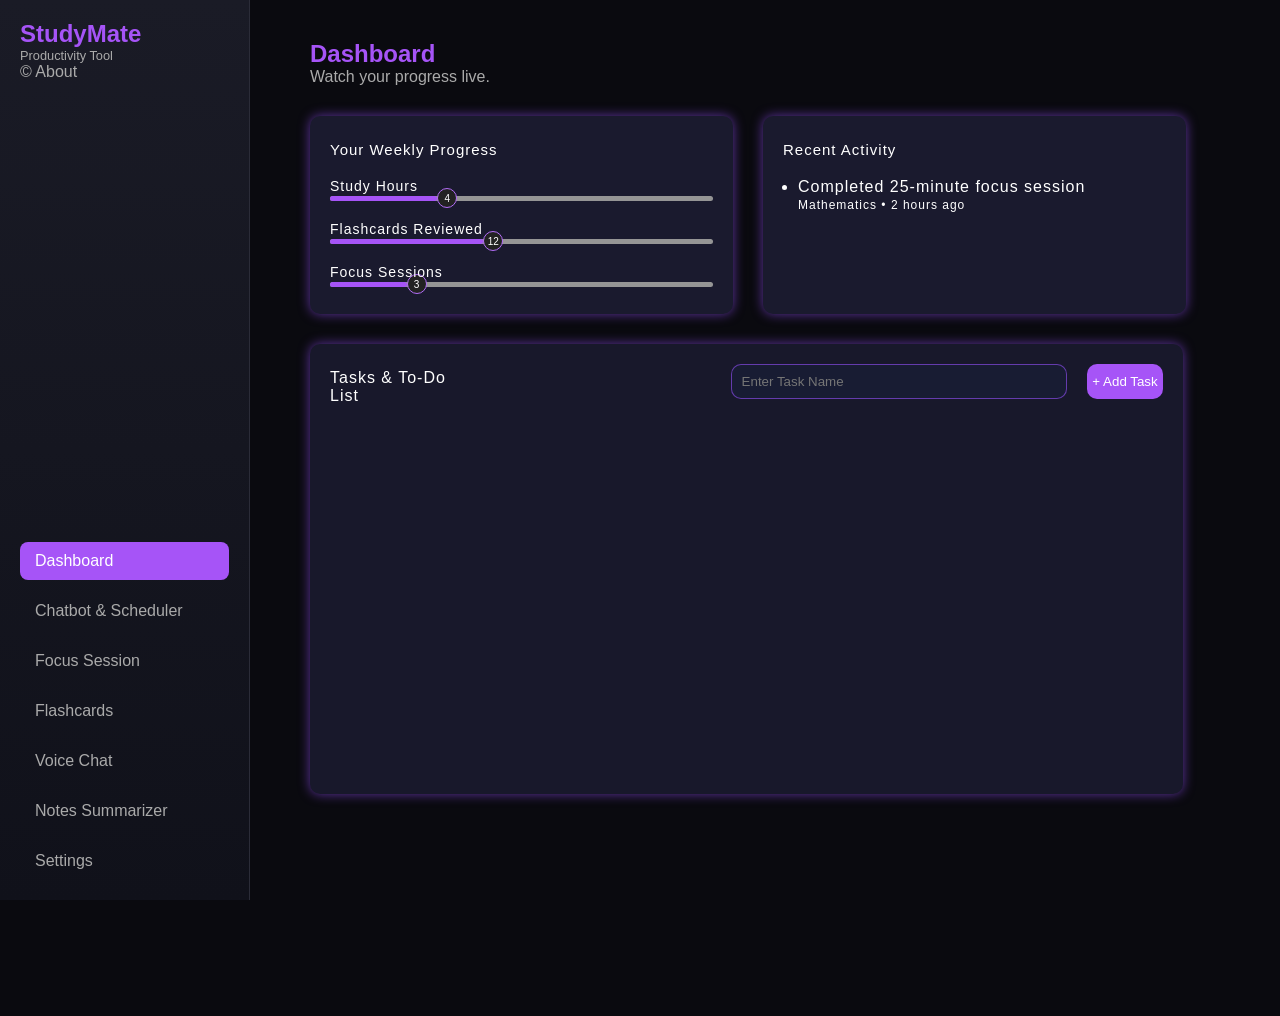
<file: frontend/public/dashboard.html>
<!DOCTYPE html>
<html lang="en">
<head>
    <meta charset="UTF-8">
    <meta name="viewport" content="width=device-width, initial-scale=1.0">
    <title>StudyMate - Dashboard</title>
    <link rel="stylesheet" href="dashboard.css">
</head>
<body>
    <div class="container">
        <!-- Left Sidebar -->
        <aside class="sidebar">
            <div class="app-header">
                <h2>StudyMate</h2>
                <p>Productivity Tool</p>
                <a href="about.html"
                target="_blank">© About</a>
            </div>
            <nav class="menu">
                <a class="active" href="dashboard.html">Dashboard</a>
                <a href="chatbotScheduler.html">Chatbot & Scheduler</a>
                <a href="pomodoroTimer.html">Focus Session</a>
                <a href="flashcards.html">Flashcards</a>
                <a href="voiceChat.html">Voice Chat</a>
                <a href="noteSummerizer.html">Notes Summarizer</a>
                <a href="settings.html">Settings</a>
            </nav>
        </aside>

        <!-- Right Main Section -->
        <main class="main-content">
            <div class="section-header">
                <h3>Dashboard</h3>
                <p>Watch your progress live.</p>
            <div class="container">
                    <div class="first-row">
                        <div class="weeklyProgress">
                            <h1>Your Weekly Progress</h1>
                            <h2>Study Hours</h2>
                            <div class="progress-bar">
                                <div class="study-hours">
                                    <span>4</span>
                                </div>
                            </div>
                            <h2>Flashcards Reviewed</h2>
                            <div class="progress-bar">
                                <div class="flashcards-reviewed">
                                    <span>12</span>
                                </div>
                            </div>
                            <h2>Focus Sessions</h2>
                            <div class="progress-bar">
                                <div class="focus-sessions">
                                    <span>3</span>
                                </div>
                            </div>
                        </div>
                        <div class="recentAcitivies">
                            <h1>Recent Activity</h1>
                            <ul id="recentAcitiviesList">
                                <li>
                                    <h2>Completed 25-minute focus session</h2>
                                    <h4>Mathematics • 2 hours ago</h4>
                                </li>
                            </ul>
                        </div>
                    </div>
                    <div class="second-row">
                        <div class="tasks-div">
                            <div class="header">
                                <h1>Tasks & To-Do List</h1>
                                <input type="text" id="task-input" placeholder="Enter Task Name">
                                <button id="add-btn">+ Add Task</button>
                            </div>
                            <ul id="task-list" class="task-list">
                            </ul>
                        </div>
                    </div>
        </main>
    </div>
    <script src="dashboard.js"></script>
</body>
</html>
</file>
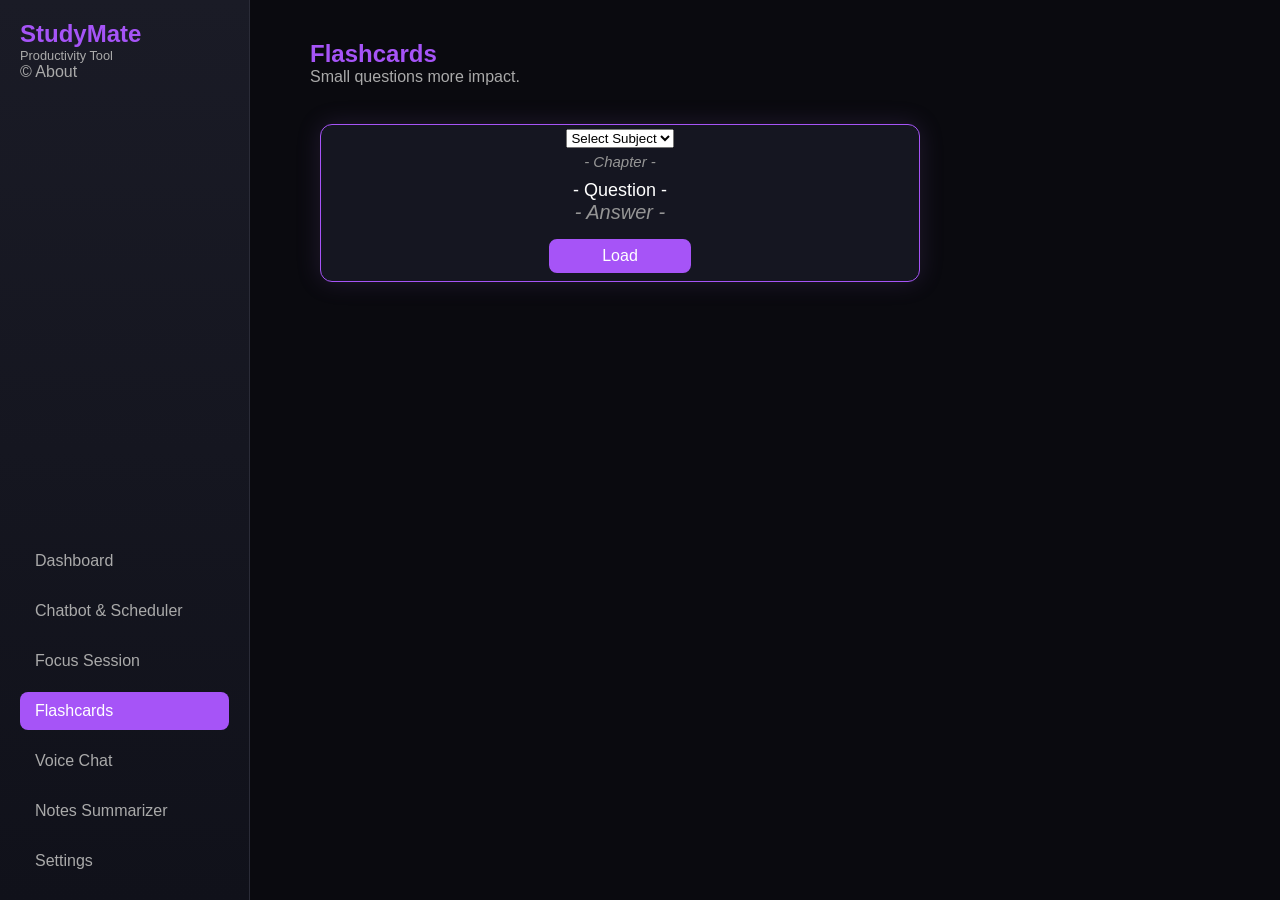
<file: frontend/public/flashcards.html>
<!DOCTYPE html>
<html lang="en">
<head>
    <meta charset="UTF-8">
    <meta name="viewport" content="width=device-width, initial-scale=1.0">
    <title>StudyMate - Flashcards</title>
    <link rel="stylesheet" href="flashcards.css">
</head>
<body>
    <div class="container">
        <!-- Left Sidebar -->
        <aside class="sidebar">
            <div class="app-header">
                <h2>StudyMate</h2>
                <p>Productivity Tool</p>
                <a href="about.html"
                target="_blank">© About</a>
            </div>
            <nav class="menu">
                <a href="dashboard.html">Dashboard</a>
                <a href="chatbotScheduler.html">Chatbot & Scheduler</a>
                <a href="pomodoroTimer.html">Focus Session</a>
                <a class="active" href="flashcards.html">Flashcards</a>
                <a href="voiceChat.html">Voice Chat</a>
                <a href="noteSummerizer.html">Notes Summarizer</a>
                <a href="settings.html">Settings</a>
            </nav>
        </aside>

        <!-- Right Main Section -->
        <main class="main-content">
            <div class="section-header">
                <h3>Flashcards</h3>
                <p>Small questions more impact.</p>
            </div>
                <div class="subject-display">
                    <div class="sub-box">
                        <select name="subject-select" id="subject-select" class="subject-select">
                            <option value="default">Select Subject</option>
                            <option value="mathematics">Mathematics</option>
                            <option value="physics">Physics</option>
                            <option value="chemistry">Chemistry</option>
                        </select>
                        <p id="chapter" class="chapter">- Chapter -</p>
                        <p id="question" class="question">- Question -</p>
                        <p id="answer" class="answer">- Answer -</p>
                        <button id="start-btn" class="start-btn">Load</button>
                    </div>
                </div>
        </main>
    </div>
    <script src="flashcards.js"></script>
</body>
</html>
</file>
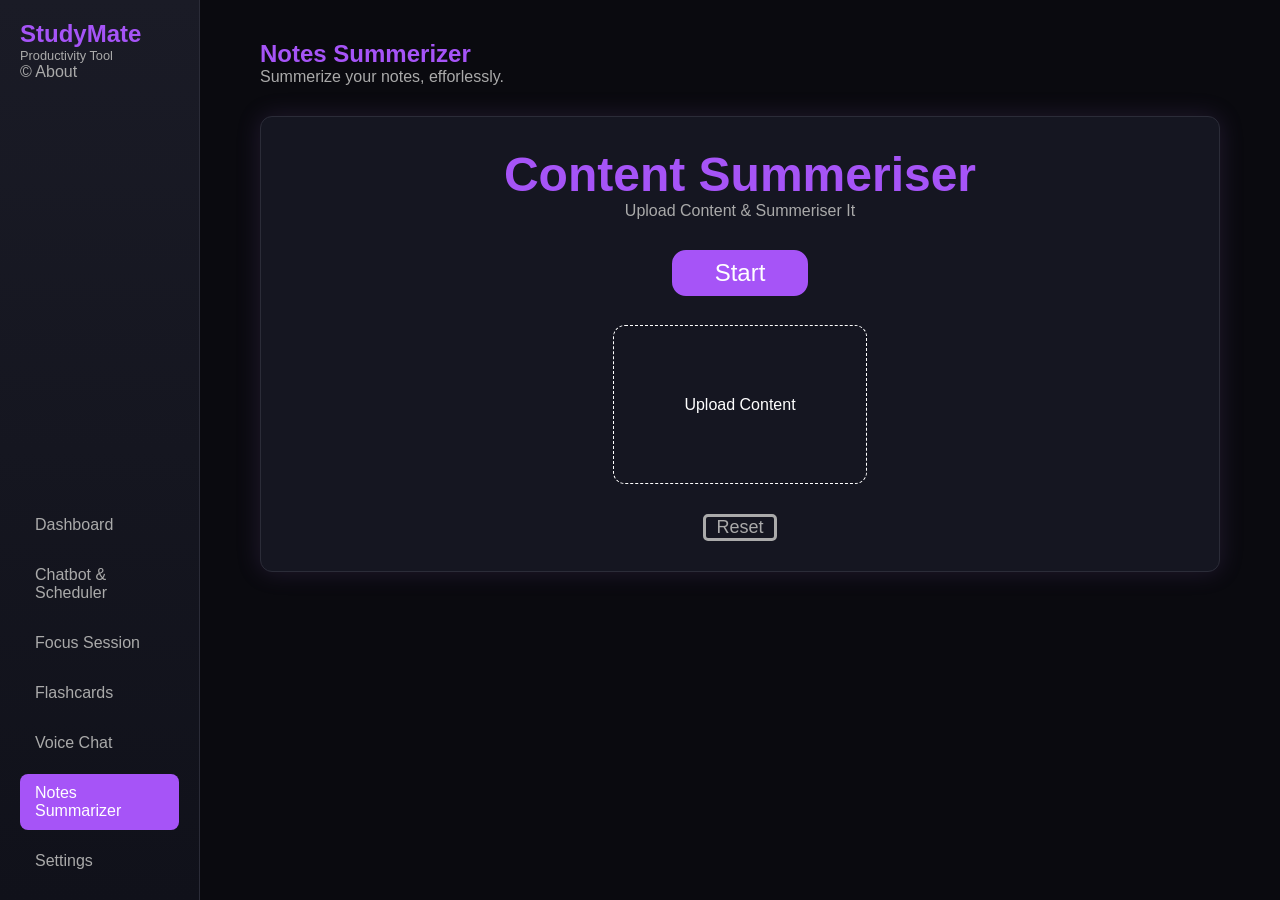
<file: frontend/public/noteSummerizer.html>
<!DOCTYPE html>
<html lang="en">
<head>
    <meta charset="UTF-8">
    <meta name="viewport" content="width=device-width, initial-scale=1.0">
    <title>StudyMate - Note Summerizer</title>
    <link rel="stylesheet" href="noteSummerizer.css">
</head>
<body>
    <div class="container">
        <!-- Left Sidebar -->
        <aside class="sidebar">
            <div class="app-header">
                <h2>StudyMate</h2>
                <p>Productivity Tool</p>
                <a href="about.html"
                target="_blank">© About</a>
            </div>
            <nav class="menu">
                <a href="dashboard.html">Dashboard</a>
                <a href="chatbotScheduler.html">Chatbot & Scheduler</a>
                <a href="pomodoroTimer.html">Focus Session</a>
                <a href="flashcards.html">Flashcards</a>
                <a href="voiceChat.html">Voice Chat</a>
                <a class="active" href="noteSummerizer.html">Notes Summarizer</a>
                <a href="settings.html">Settings</a>
            </nav>
        </aside>

        <!-- Right Main Section -->
        <main class="main-content">
            <div class="section-header">
                <h3>Notes Summerizer</h3>
                <p>Summerize your notes, efforlessly.</p>
            <div class="focus-box">
                <h4>Content Summeriser</h4>
                <p id="session-title">Upload Content & Summeriser It</p>
                <div class="content" id="content">
                    <button id="start-btn" class="start-btn">Start</button><br>
                    <input type="file" id="file" accept="image/png, image/jpeg, image/jpg">
                    <label for="file" id="file-label">Upload Content</label>
                </div>
                <div class="break-options">
                    <button id="reset-btn" class="break-btn">Reset</button>
                </div>
            </div>
        </main>
    </div>
    <script src="noteSummerizer.js"></script>
</body>
</html>
</file>
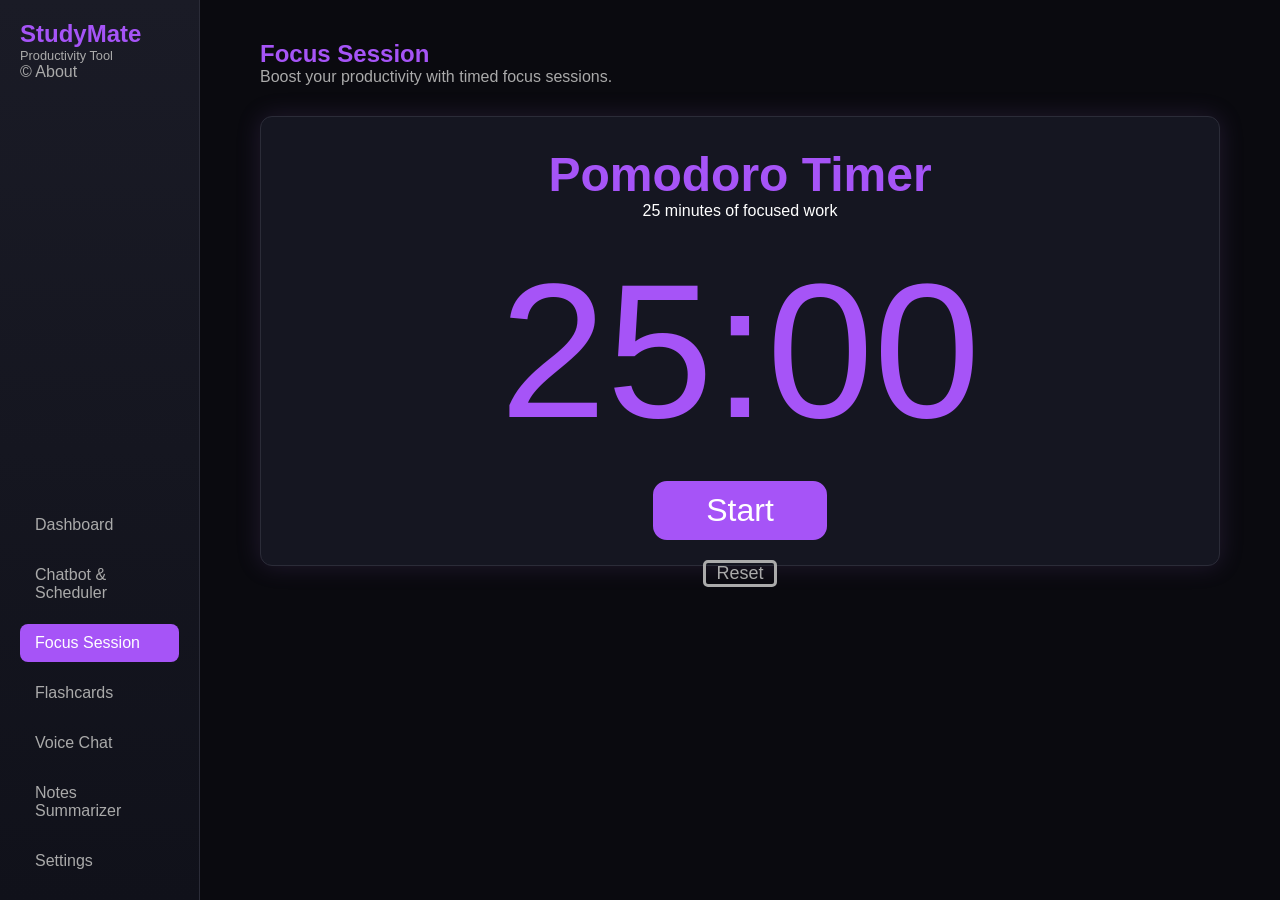
<file: frontend/public/pomodoroTimer.html>
<!DOCTYPE html>
<html lang="en">
<head>
    <meta charset="UTF-8">
    <meta name="viewport" content="width=device-width, initial-scale=1.0">
    <title>StudyMate - Focus Session</title>
    <link rel="stylesheet" href="pomodoroTimer.css">
</head>
<body>
    <div class="container">
        <!-- Left Sidebar -->
        <aside class="sidebar">
            <div class="app-header">
                <h2>StudyMate</h2>
                <p>Productivity Tool</p>
                <a href="about.html"
                target="_blank">© About</a>
            </div>
            <nav class="menu">
                <a href="dashboard.html">Dashboard</a>
                <a href="chatbotScheduler.html">Chatbot & Scheduler</a>
                <a class="active" href="pomodoroTimer.html">Focus Session</a>
                <a href="flashcards.html">Flashcards</a>
                <a href="voiceChat.html">Voice Chat</a>
                <a href="noteSummerizer.html">Notes Summarizer</a>
                <a href="settings.html">Settings</a>
            </nav>
        </aside>

        <!-- Right Main Section -->
        <main class="main-content">
            <div class="section-header">
                <h3>Focus Session</h3>
                <p>Boost your productivity with timed focus sessions.</p>
            </div>

            <div class="focus-box">
                <h4>Pomodoro Timer</h4>
                <p id="session-title">25 minutes of focused work</p>
                <div id="timer-display" class="timer-display">25:00</div>
                <button id="start-btn" class="start-btn">Start</button>
                <div class="break-options">
                    <button id="reset-btn" class="break-btn">Reset</button>
                </div>
            </div>
        </main>
    </div>
<script src="pomodoroTimer.js"></script>
</body>
</html>
</file>
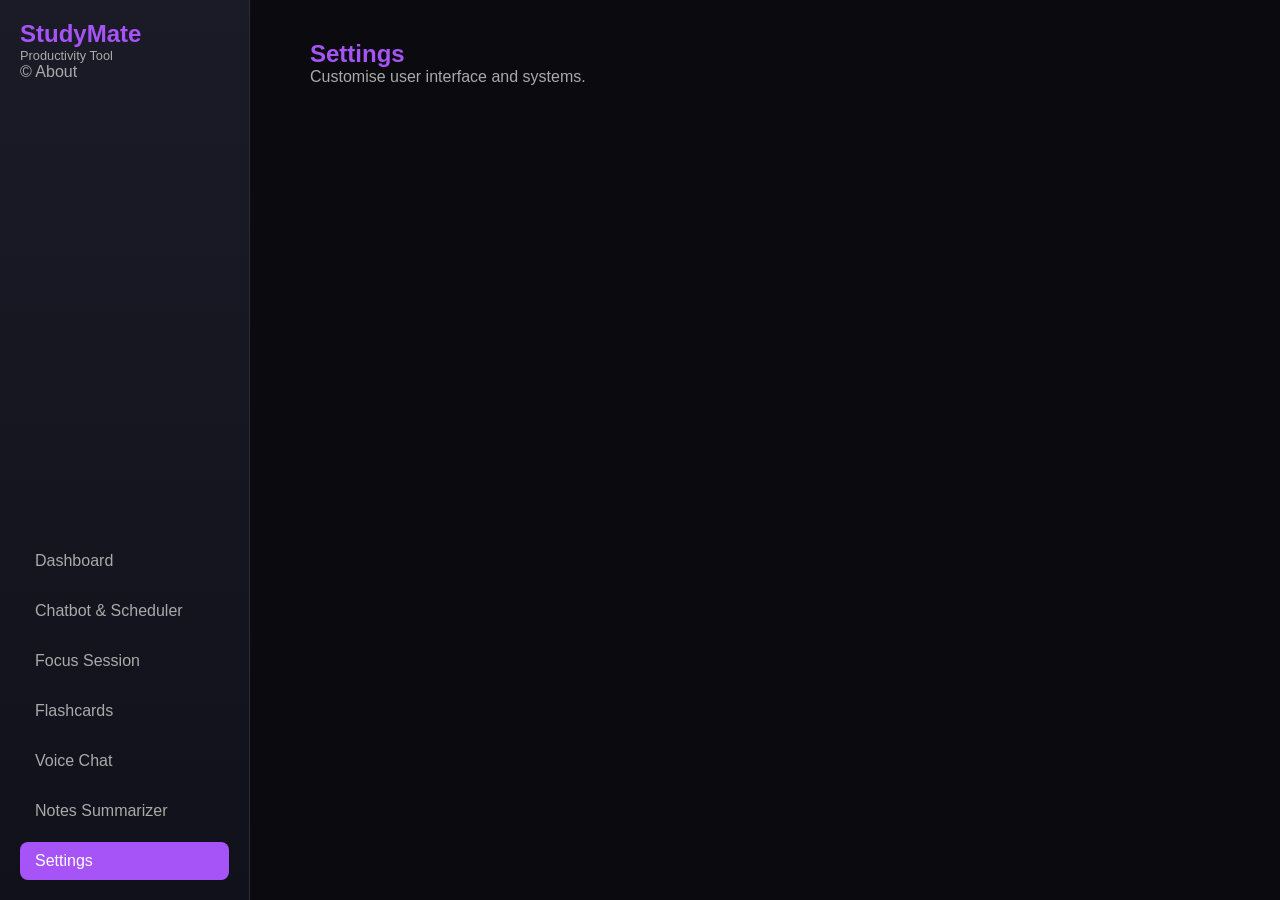
<file: frontend/public/settings.html>
<!DOCTYPE html>
<html lang="en">
<head>
    <meta charset="UTF-8">
    <meta name="viewport" content="width=device-width, initial-scale=1.0">
    <title>StudyMate - Settings</title>
    <link rel="stylesheet" href="settings.css">
</head>
<body>
    <div class="container">
        <!-- Left Sidebar -->
        <aside class="sidebar">
            <div class="app-header">
                <h2>StudyMate</h2>
                <p>Productivity Tool</p>
                <a href="about.html"
                target="_blank">© About</a>
            </div>
            <nav class="menu">
                <a href="dashboard.html">Dashboard</a>
                <a href="chatbotScheduler.html">Chatbot & Scheduler</a>
                <a href="pomodoroTimer.html">Focus Session</a>
                <a href="flashcards.html">Flashcards</a>
                <a href="voiceChat.html">Voice Chat</a>
                <a href="noteSummerizer.html">Notes Summarizer</a>
                <a class="active" href="settings.html">Settings</a>
            </nav>
        </aside>

        <!-- Right Main Section -->
        <main class="main-content">
            <div class="section-header">
                <h3>Settings</h3>
                <p>Customise user interface and systems.</p>
            </div>

            <!-- Content -->
            </div>
        </main>
    </div>
</body>
</html>
</file>
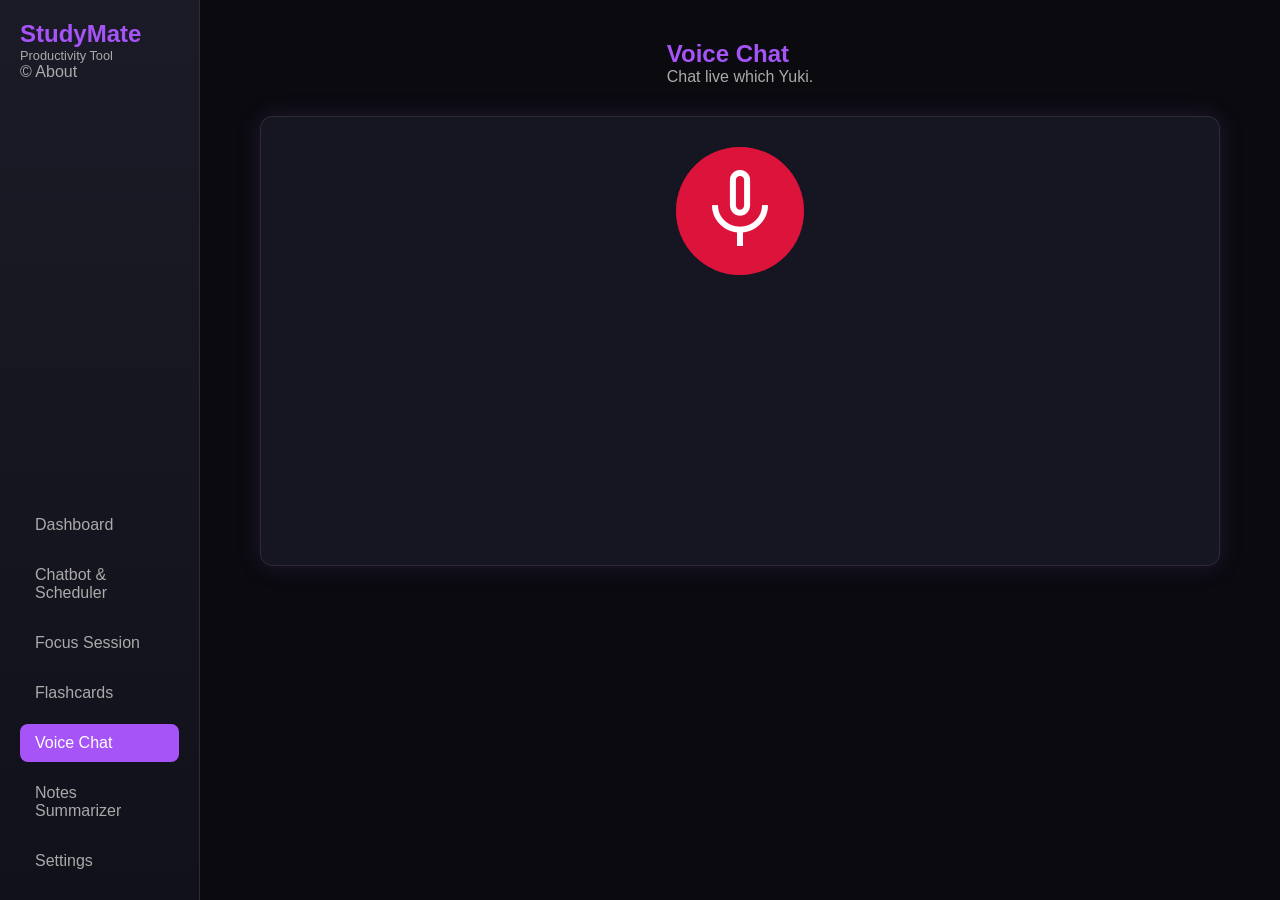
<file: frontend/public/voiceChat.html>
<!DOCTYPE html>
<html lang="en">
<head>
    <meta charset="UTF-8">
    <meta name="viewport" content="width=device-width, initial-scale=1.0">
    <title>StudyMate - Voice Chat</title>
    <link rel="stylesheet" href="voiceChat.css">
    <link rel="stylesheet" href="https://fonts.googleapis.com/css2?family=Material+Symbols+Outlined:opsz,wght,FILL,GRAD@40,400,0,0&icon_names=mic" />
</head>
<body>
    <div class="container">
        <!-- Left Sidebar -->
        <aside class="sidebar">
            <div class="app-header">
                <h2>StudyMate</h2>
                <p>Productivity Tool</p>
                <a href="about.html"
                target="_blank">© About</a>
            </div>
            <nav class="menu">
                <a href="dashboard.html">Dashboard</a>
                <a href="chatbotScheduler.html">Chatbot & Scheduler</a>
                <a href="pomodoroTimer.html">Focus Session</a>
                <a href="flashcards.html">Flashcards</a>
                <a class="active" href="voiceChat.html">Voice Chat</a>
                <a href="noteSummerizer.html">Notes Summarizer</a>
                <a href="settings.html">Settings</a>
            </nav>
        </aside>

        <!-- Right Main Section -->
        <main class="main-content">
            <div class="section-header">
                <h3>Voice Chat</h3>
                <p>Chat live which Yuki.</p>
            </div>

            <div class="focus-box">
                <button type="button" class="mic-toggle" id="mic">
                    <span id="mic-span" class="material-symbols-outlined">mic</span>
                </button>
                
                <!--For the Loading part-->
                <p class="prompt-title"
                style="font-size: 20px; margin-bottom: 20px; display: none;">Your Prompt: </p>
                <audio src="" id="new-playback" controls
                style="display: none;"></audio>
                <progress class="progress-bar"
                style="margin-top: 100px; width: 300px; display: none;"></progress>
                
                <!--For the Display-->
                <h4 class="prompt-display" style="display: none;">Hello Rookie</h4>
                <h3 class="response-display" style="display: none;">Hi how Can i help you</h3>
            </div>
        </main>
    </div>
<script src="voiceChat.js"></script>
</body>
</html>
</file>
<file: frontend/public/dashboard.css>
* {
    margin: 0;
    padding: 0;
    box-sizing: border-box;
    font-family: 'Poppins', sans-serif;
}

body {
    background-color: #0a0a0f;
    color: #fff;
}

/* Two-column layout */
.container {
    display: flex;
    height: 100vh;
}

/* Sidebar */
.sidebar {
    width: 250px;
    background: linear-gradient(180deg, #1a1b26, #10111a);
    padding: 20px;
    display: flex;
    flex-direction: column;
    justify-content: space-between;
    border-right: 1px solid #2b2c38;
}

.app-header h2 {
    color: #a654f7;
    font-weight: 600;
}

.app-header p {
    font-size: 0.8rem;
    color: #aaa;
}

.sidebar .app-header a{
    text-decoration: none;
    color: #aaa;
}

/* Menu links */
.menu {
    display: flex;
    flex-direction: column;
    gap: 12px;
    margin-top: 40px;
}

.menu a {
    text-decoration: none;
    color: #aaa;
    padding: 10px 15px;
    border-radius: 8px;
    transition: 0.2s;
}

.menu a:hover, .menu a.active {
    background-color: #a654f7;
    color: #fff;
}

/* Main Content */
.main-content {
    flex: 1;
    padding: 40px 60px;
}

/* Section Header */
.section-header h3 {
    color: #a654f7;
    font-size: 1.5rem;
}

.section-header p {
    color: #aaa;
    margin-bottom: 30px;
}
.main-content .container{
    width: 50%;
    height: 100vh;
    background-color: #0a0a0f;
    display: inline-block;
    align-items: center;
    justify-content: left;
}
.first-row{
    display: flex;
    flex-direction: row;
}
.weeklyProgress{
    background-color: #1a1a2e;
    padding: 20px;
    box-shadow: 0 0 12px rgba(150, 80, 255, 0.6);
    border-radius: 10px;
    min-width: 47vh;
}
.weeklyProgress h1{
    font-weight: 500;
    letter-spacing: 1px;
    margin-top: 5px;
    color: #fff;
    font-size: 15px;
}
.weeklyProgress h2{
    font-weight: 300;
    letter-spacing: 1px;
    margin-top: 20px;
    margin-bottom: 2px;
    color: #fff;
    font-size: 14px;
}
.progress-bar{
    background: #959595;
    width: 900;
    height: 5px;
    border-radius: 5px;
}
.progress-bar div{
    height: 5px;
    border-radius: 5px;
    width: 0%;
    background: #a654f7;

    animation: progress-bar 1s ease forwards;
}
.progress-bar .study-hours{
    animation: study-hours 1s ease forwards;
}
.progress-bar .flashcards-reviewed{
    animation: flashcards-reviewed 1s ease forwards;
}
.progress-bar .focus-sessions{
    animation: focus-sessions 1s ease forwards;
}
.progress-bar div span{
    height: 20px;
    width: 20px;
    font-size: 10px;
    border: solid hsl(270, 91%, 70%) 1px;
    border-radius: 50%;
    background-color: #222;
    float: right;
    margin-top: -8px;
    margin-right: -20px;
    color: #fff;
    display: flex;
    align-items: center;
    justify-content: center;

    animation: html 1s linear forwards;
}
/* These values can be changed from JS */
:root {
    --study-hours-width: 65%;
    --flashcard-reviewed-width: 45%;
    --focus-sessions-width: 78%
}

@keyframes study-hours{
    100%{
        width: var(--study-hours-width);
    }
}
@keyframes flashcards-reviewed{
    100%{
        width: var(--flashcard-reviewed-width);
    }
}
@keyframes focus-sessions{
    100%{
        width: var(--focus-sessions-width);
    }
}


.recentAcitivies{
    background-color: #1a1a2e;
    padding: 20px;
    box-shadow: 0 0 12px rgba(150, 80, 255, 0.6);
    border-radius: 10px;
    min-width: 47vh;
    margin-left: 30px;
}
.recentAcitivies h1{
    font-weight: 500;
    letter-spacing: 1px;
    margin-top: 5px;
    color: #fff;
    font-size: 15px;
}
.recentAcitivies h2{
    font-weight: 300;
    letter-spacing: 1px;
    margin-top: 20px;
    margin-bottom: 2px;
    color: #fff;
    font-size: 16px;
}
.recentAcitivies h4{
    font-weight: 300;
    letter-spacing: 1px;
    color: #fff;
    font-size: 12px;
}
.recentAcitivies li{
    margin-left: 15px;
}

.second-row{
    margin-top: 30px;
}
.tasks-div{
    background-color: #18182b;
    border-radius: 16px;
    box-shadow: 0 0 12px rgba(150, 80, 255, 0.6);
    padding: 20px;
    border-radius: 10px;
    min-width: 97vh;
    min-height: 50vh;
}
.tasks-div h1{
    font-weight: 500;
    letter-spacing: 1px;
    margin-top: 5px;
    color: #fff;
    font-size: 16px;
}
.header{
    display: flex;
    justify-content: space-between;
    margin-bottom: 5px;
}
.header input{
    height: 35px;
    width: 400px;
    margin-left: 275px;
    margin-right: 20px;
    background-color: #181c33;
    color: #fff;
    padding-left: 10px;
    border-radius: 10px;
    border: 1px solid rgba(150, 80, 255, 0.6);
}
.header button{
    color: #fff;
    background-color: #a654f7;
    border-radius: 10px;
    padding-left: 2px;
    padding-right: 2px;
    height: 35px;
    width: 90px;
    border: #a654f7;
}
button:hover {
    cursor: pointer;
}
.task-container {
    display: flex;
    justify-content: space-between;
}
.task-list, span{
    margin-top: 20px;
}
.task-list li {
    list-style: none;
    font-size: 16px;
    font-weight: 300;
    padding: 12px 8px 12px 50px;
    user-select: none;
    cursor: pointer;
    position: relative;
}

.task-list li::before {
    content: "";
    position: absolute;
    height: 20px;
    width: 20px;
    border-radius: 50%;
    background-image: url("images/unchecked.png");
    background-size: cover;
    background-position: center;
    top: 13px;
    left: 8px;
}
.task-list li.checked{
    color: #555;
    text-decoration: line-through;
}
.task-list li.checked::before{
    background-image: url("images/checked.png");
}
.task-list li span{
    position: absolute;
    right: 0;
    top: 0px;
    width: 20px;
    height: 20px;
    font-size: 22px;
    color: #fff;
    line-height: 20px;
    text-align: center;
    border-radius: 50%;
}
.task-list li span:hover{
    cursor: pointer;
    background-color: hsl(0, 0%, 58%);
}
.task-status {
    flex: 1;
    padding: 10px;
}
</file>
<file: frontend/public/flashcards.css>
* {
    margin: 0;
    padding: 0;
    box-sizing: border-box;
    font-family: 'Poppins', sans-serif;
}

body {
    background-color: #0a0a0f;
    color: #fff;
}

/* Two-column layout */
.container {
    display: flex;
    height: 100vh;
}

/* Sidebar */
.sidebar {
    width: 250px;
    background: linear-gradient(180deg, #1a1b26, #10111a);
    padding: 20px;
    display: flex;
    flex-direction: column;
    justify-content: space-between;
    border-right: 1px solid #2b2c38;
}

.app-header h2 {
    color: #a654f7;
    font-weight: 600;
}

.app-header p {
    font-size: 0.8rem;
    color: #aaa;
}

.sidebar .app-header a{
    text-decoration: none;
    color: #aaa;
}

/* Menu links */
.menu {
    display: flex;
    flex-direction: column;
    gap: 12px;
    margin-top: 40px;
}

.menu a {
    text-decoration: none;
    color: #aaa;
    padding: 10px 15px;
    border-radius: 8px;
    transition: 0.2s;
}

.menu a:hover, .menu a.active {
    background-color: #a654f7;
    color: #fff;
}

/* Main Content */
.main-content {
    flex: 1;
    padding: 40px 60px;
}

/* Section Header */
.section-header h3 {
    color: #a654f7;
    font-size: 1.5rem;
}

.section-header p {
    color: #aaa;
    margin-bottom: 30px;
}

/*Subject Tiles*/
.subject-display{
    display: flex;
    flex-direction: row;
}

.sub-box {
    background-color: #151621;
    border: 1px solid #a654f7;
    border-radius: 12px;
    margin: 8px;
    margin-left: 10px;
    width: 600px;
    text-align: center;
    box-shadow: 0 0 25px rgba(127, 85, 177, 0.2);
    justify-items: center;
}

/* Buttons */
.start-btn {
    background-color: #a654f7;
    border: none;
    color: #fff;
    padding: 5px 50px;
    border-radius: 8px;
    font-size: 1rem;
    cursor: pointer;
    margin-top: 15px;
    margin-bottom: 8px;
    border: solid #a654f7;
}
.start-btn:hover{
    background-color: #151621;
    border: solid #a654f7;
}

.break-btn:hover {
    color: #fff;
    border: solid #fff;
}
.subject-display{
    margin-top: 20px;
    margin-bottom: 10px;
    font-size: 20px;
}
.chapter{
    margin-top: 5px;
    font-size: 15px;
    font-weight: 400;
    color: #959595;
    font-style: italic;
    margin-bottom: 10px;
}
.question{
    font-size: 18px;
    font-weight: 500;
    color: #fff;
    margin-left: 20px;
    margin-right: 20px;
}
.answer{
    font-size: 20px;
    font-weight: 400;
    color: #959595;
    font-style: italic;
    margin-left: 20px;
    margin-right: 20px;
}
.subject-select{
    text-decoration: none;
    text-align: center;
}
</file>
<file: frontend/public/noteSummerizer.css>
* {
    margin: 0;
    padding: 0;
    box-sizing: border-box;
    font-family: 'Poppins', sans-serif;
}

body {
    background-color: #0a0a0f;
    color: #fff;
}

/* Two-column layout */
.container {
    display: flex;
    height: 100vh;
}

/* Sidebar */
.sidebar {
    width: 250px;
    background: linear-gradient(180deg, #1a1b26, #10111a);
    padding: 20px;
    display: flex;
    flex-direction: column;
    justify-content: space-between;
    border-right: 1px solid #2b2c38;
}

.app-header h2 {
    color: #a654f7;
    font-weight: 600;
}

.app-header p {
    font-size: 0.8rem;
    color: #aaa;
}

.sidebar .app-header a{
    text-decoration: none;
    color: #aaa;
}

/* Menu links */
.menu {
    display: flex;
    flex-direction: column;
    gap: 12px;
    margin-top: 40px;
}

.menu a {
    text-decoration: none;
    color: #aaa;
    padding: 10px 15px;
    border-radius: 8px;
    transition: 0.2s;
}

.menu a:hover, .menu a.active {
    background-color: #a654f7;
    color: #fff;
}

/* Main Content */
.main-content {
    flex: 1;
    padding: 40px 60px;
}

/* Section Header */
.section-header h3 {
    color: #a654f7;
    font-size: 1.5rem;
}

.section-header p {
    color: #aaa;
    margin-bottom: 30px;
}
/*Focus Box*/
.focus-box {
    background-color: #151621;
    border: 1px solid #2b2c38;
    border-radius: 12px;
    padding: 30px;
    width: 75vw;
    min-height: 45vh;
    text-align: center;
    box-shadow: 0 0 25px rgba(127, 85, 177, 0.2);
}

.focus-box h4 {
    color: #a654f7;
    font-size: 3rem;
}

.timer-display {
    font-family: Impact, Haettenschweiler, 'Arial Narrow Bold', sans-serif;
    font-size: 12rem;
    color: #a654f7;
    margin: 20px 0;
}
/*Upload Option*/
input {
    display: none;
}
label {
    height: 100px;
    width: 150px;
    border-radius: 12px;
    border: 1px dashed white;
    padding: 70px;
    margin-top: 100px;
}
label:hover {
    color: red;
    border: 1px dashed red;
    cursor: pointer;
}
/* Buttons */
.start-btn {
    background-color: #a654f7;
    border: none;
    color: #fff;
    padding: 6px 40px;
    border-radius: 14px;
    font-size: 24px;
    cursor: pointer;
    margin-bottom: 100px;
    border: solid #a654f7;
}
.start-btn:hover{
    background-color: #151621;
    border: solid #a654f7;
}

.break-options {
    display: flex;
    justify-content: center;
    gap: 10px;
}

.break-btn {
    background: none;
    color: #aaa;
    border: none;
    cursor: pointer;
    transition: 0.2s;
    font-size: 18px;

    margin-top: 100px;
    padding-left: 10px;
    padding-right: 10px;
    border: solid #aaa;
    border-radius: 5px;
}

.break-btn:hover {
    color: #fff;
    border: solid #fff;
}
/*Result Formating*/
#summary-output {
    white-space: pre-line; /* Preserves line breaks */
    color: #fff;
    text-align: left;
    line-height: 1.6;
    padding: 20px;
}
</file>
<file: frontend/public/pomodoroTimer.css>
* {
    margin: 0;
    padding: 0;
    box-sizing: border-box;
    font-family: 'Poppins', sans-serif;
}

body {
    background-color: #0a0a0f;
    color: #fff;
}

/* Two-column layout */
.container {
    display: flex;
    height: 100vh;
}

/* Sidebar */
.sidebar {
    width: 250px;
    background: linear-gradient(180deg, #1a1b26, #10111a);
    padding: 20px;
    display: flex;
    flex-direction: column;
    justify-content: space-between;
    border-right: 1px solid #2b2c38;
}

.app-header h2 {
    color: #a654f7;
    font-weight: 600;
}

.app-header p {
    font-size: 0.8rem;
    color: #aaa;
}

/* Menu links */
.menu {
    display: flex;
    flex-direction: column;
    gap: 12px;
    margin-top: 40px;
}

.menu a {
    text-decoration: none;
    color: #aaa;
    padding: 10px 15px;
    border-radius: 8px;
    transition: 0.2s;
}

.menu a:hover, .menu a.active {
    background-color: #a654f7;
    color: #fff;
}

/* Main Content */
.main-content {
    flex: 1;
    padding: 40px 60px;
}

/* Section Header */
.section-header h3 {
    color: #a654f7;
    font-size: 1.5rem;
}

.section-header p {
    color: #aaa;
    margin-bottom: 30px;
}

.sidebar .app-header a{
    text-decoration: none;
    color: #aaa;
}

/* Focus Box */
.focus-box {
    background-color: #151621;
    border: 1px solid #2b2c38;
    border-radius: 12px;
    padding: 30px;
    width: 75vw;
    height: 50vh;
    text-align: center;
    box-shadow: 0 0 25px rgba(127, 85, 177, 0.2);
}

.focus-box h4 {
    color: #a654f7;
    font-size: 3rem;
}

.timer-display {
    font-family: Impact, Haettenschweiler, 'Arial Narrow Bold', sans-serif;
    font-size: 12rem;
    color: #a654f7;
    margin: 20px 0;
}

/* Buttons */
.start-btn {
    background-color: #a654f7;
    border: none;
    color: #fff;
    padding: 8px 50px;
    border-radius: 14px;
    font-size: 32px;
    cursor: pointer;
    margin-bottom: 10px;
    border: solid #a654f7;
}
.start-btn:hover{
    background-color: #151621;
    border: solid #a654f7;
}

.break-options {
    display: flex;
    justify-content: center;
    gap: 10px;
}

.break-btn {
    background: none;
    color: #aaa;
    border: none;
    cursor: pointer;
    transition: 0.2s;
    font-size: 18px;

    margin-top: 10px;
    padding-left: 10px;
    padding-right: 10px;
    border: solid #aaa;
    border-radius: 5px;
}

.break-btn:hover {
    color: #fff;
    border: solid #fff;
}
</file>
<file: frontend/public/settings.css>
* {
    margin: 0;
    padding: 0;
    box-sizing: border-box;
    font-family: 'Poppins', sans-serif;
}

body {
    background-color: #0a0a0f;
    color: #fff;
}

/* Two-column layout */
.container {
    display: flex;
    height: 100vh;
}

/* Sidebar */
.sidebar {
    width: 250px;
    background: linear-gradient(180deg, #1a1b26, #10111a);
    padding: 20px;
    display: flex;
    flex-direction: column;
    justify-content: space-between;
    border-right: 1px solid #2b2c38;
}

.app-header h2 {
    color: #a654f7;
    font-weight: 600;
}

.app-header p {
    font-size: 0.8rem;
    color: #aaa;
}

.sidebar .app-header a{
    text-decoration: none;
    color: #aaa;
}

/* Menu links */
.menu {
    display: flex;
    flex-direction: column;
    gap: 12px;
    margin-top: 40px;
}

.menu a {
    text-decoration: none;
    color: #aaa;
    padding: 10px 15px;
    border-radius: 8px;
    transition: 0.2s;
}

.menu a:hover, .menu a.active {
    background-color: #a654f7;
    color: #fff;
}

/* Main Content */
.main-content {
    flex: 1;
    padding: 40px 60px;
}

/* Section Header */
.section-header h3 {
    color: #a654f7;
    font-size: 1.5rem;
}

.section-header p {
    color: #aaa;
    margin-bottom: 30px;
}
</file>
<file: frontend/public/voiceChat.css>
* {
    margin: 0;
    padding: 0;
    box-sizing: border-box;
    font-family: 'Poppins', sans-serif;
}

body {
    background-color: #0a0a0f;
    color: #fff;
}

/* Two-column layout */
.container {
    display: flex;
    height: 100vh;
}

/* Sidebar */
.sidebar {
    width: 250px;
    background: linear-gradient(180deg, #1a1b26, #10111a);
    padding: 20px;
    display: flex;
    flex-direction: column;
    justify-content: space-between;
    border-right: 1px solid #2b2c38;
}

.app-header h2 {
    color: #a654f7;
    font-weight: 600;
}

.app-header p {
    font-size: 0.8rem;
    color: #aaa;
}

/* Menu links */
.menu {
    display: flex;
    flex-direction: column;
    gap: 12px;
    margin-top: 40px;
}

.menu a {
    text-decoration: none;
    color: #aaa;
    padding: 10px 15px;
    border-radius: 8px;
    transition: 0.2s;
}

.menu a:hover, .menu a.active {
    background-color: #a654f7;
    color: #fff;
}

/* Main Content */
.main-content {
    flex: 1;
    padding: 40px 60px;
}

/* Section Header */
.section-header h3 {
    color: #a654f7;
    font-size: 1.5rem;
}

.section-header p {
    color: #aaa;
    margin-bottom: 30px;
}

.sidebar .app-header a{
    text-decoration: none;
    color: #aaa;
}

/* Focus Box */
.focus-box {
    background-color: #151621;
    border: 1px solid #2b2c38;
    border-radius: 12px;
    padding: 30px;
    width: 75vw;
    height: 50vh;
    text-align: center;
    box-shadow: 0 0 25px rgba(127, 85, 177, 0.2);

    display: flex;
    flex-direction: column;
    align-items: center;
}
button {
    appearance: none;
    border: none;
    outline: none;
    background: none;

    cursor: pointer;
}
main {
    display: flex;
    flex-direction: column;
    align-items: center;
    padding: 4rem 2rem;
}
.mic-toggle {
    position: relative;
    width: 8rem;
    height: 8rem;
    border-radius: 50%;
    background-color: crimson;
    margin-bottom: 4rem;
}

.mic-toggle::after,
.mic-toggle::before {
    --pad: 0rem;
    content: "";
    display: block;
    position: absolute;
    z-index: 0;
    background-color: rgba(220, 20, 60, 0.2);
    top: var(--pad);
    right: var(--pad);
    bottom: var(--pad);
    left: var(--pad);
    border-radius: 50%;
}
.mic-toggle::after {
    transition: 0.4s;
}
.mic-toggle::before {
    transition: 0.2s;
}
.mic-toggle:hover::before {
    --pad: -1rem;
}
.mic-toggle:hover::after {
    --pad: -1rem;
}
.mic-toggle span {
    position: relative;
    z-index: 1;
    color: white;
    font-size: 6rem;
}
@keyframes smoothPadAfter {
    0% {
        /* starting styles */
        transform: scale(1);
        opacity: 1;
    }
    100% {
        /* ending styles */
        transform: scale(1.5);
        opacity: 0.5;
    }
}

.mic-toggle.is-recording::after {
    animation: smoothPadAfter 0.6s ease-in alternate-reverse infinite;
}
.mic-toggle.is-recording::before {
    animation: smoothPadAfter 0.6s ease-in alternate-reverse forwards;
}
.prompt-display {
    font-size: 22px;
    color: hsl(0, 0%, 80%);
    font-weight: 400;
    margin-top: 40px;
    margin-bottom: 5px;
}
.response-display {
    font-size: 20px;
    font-weight: 300;
    color: #fff;
    padding: 10px;
    border-radius: 10px;
    background-color: rgba(147, 51, 234, 0.2);
}
</file>
